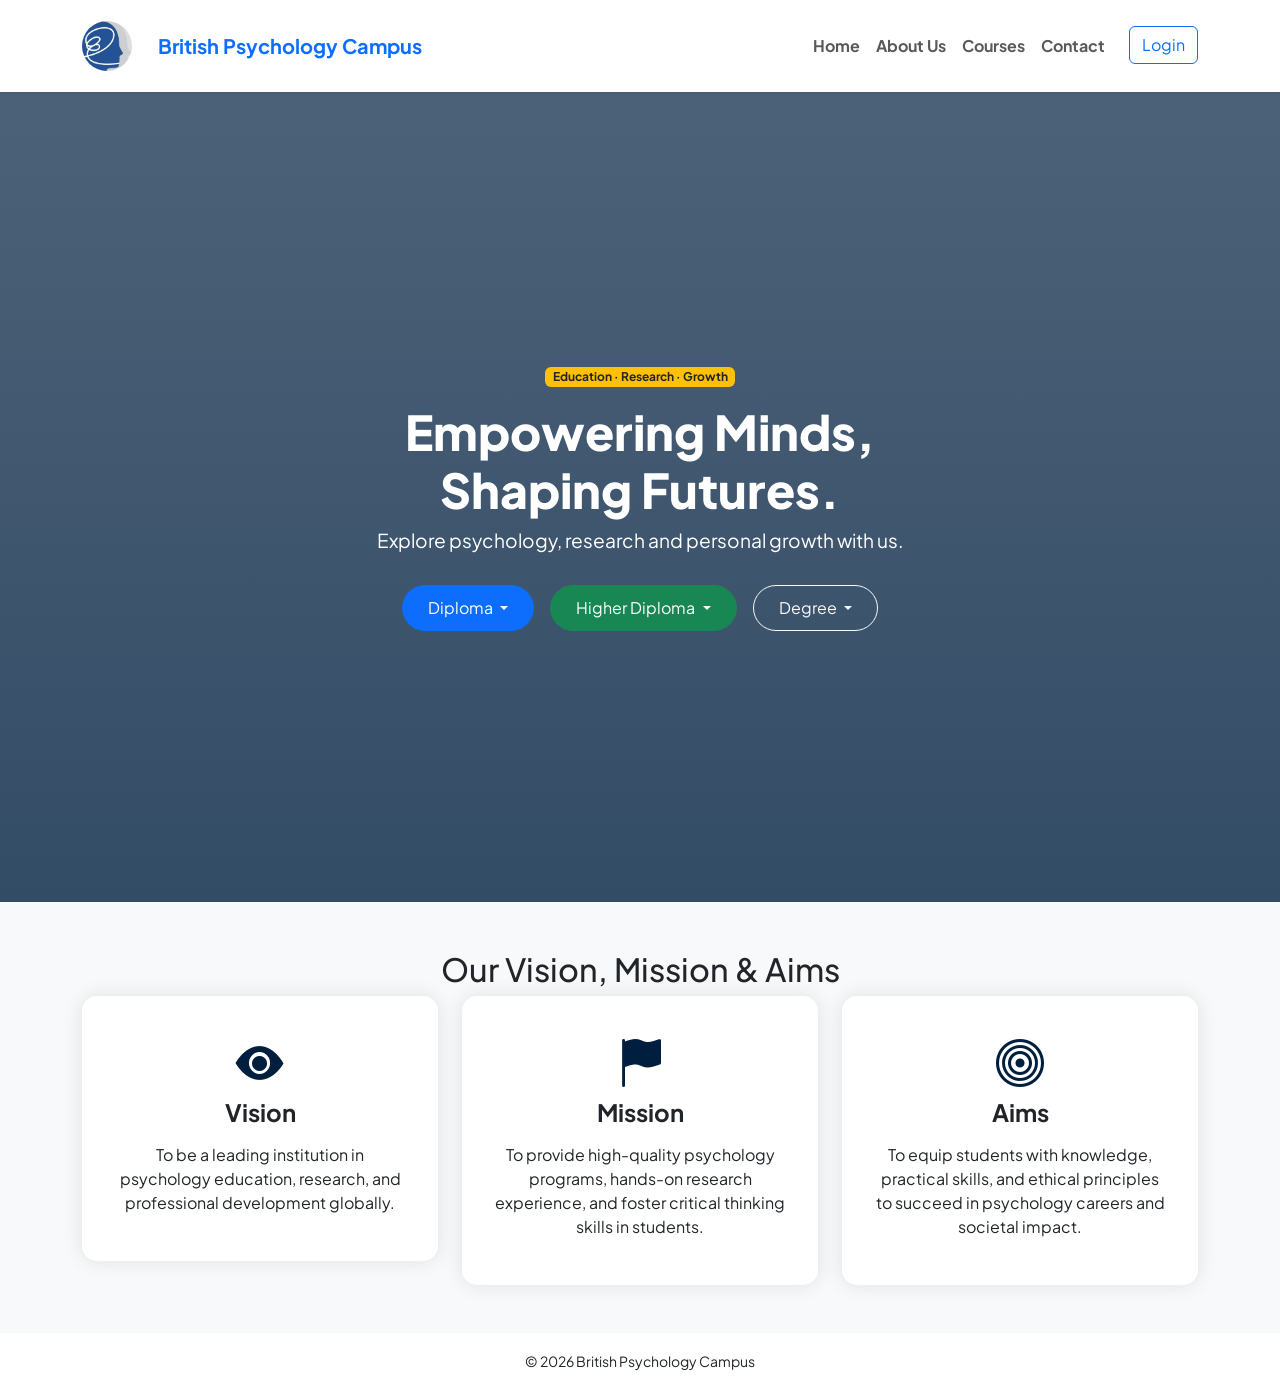
<file: BPC2/startbootstrap-personal-gh-pages/index.html>
<!doctype html>
<html lang="en">
  <head>
    <meta charset="utf-8" />
    <meta name="viewport" content="width=device-width, initial-scale=1" />
    <title>British Psychology Campus</title>

    <!-- Google Font -->
    <link
      href="https://fonts.googleapis.com/css2?family=Plus+Jakarta+Sans:wght@300;400;600;700;800&display=swap"
      rel="stylesheet"
    />

    <!-- Bootstrap -->
    <link
      href="https://cdn.jsdelivr.net/npm/bootstrap@5.2.3/dist/css/bootstrap.min.css"
      rel="stylesheet"
    />

    <!-- Icons -->
    <link
      href="https://cdn.jsdelivr.net/npm/bootstrap-icons@1.8.1/font/bootstrap-icons.css"
      rel="stylesheet"
    />

    <style>
      body {
        font-family: "Plus Jakarta Sans", sans-serif;
      }

      /* HERO SECTION */
      .hero {
        height: 90vh;
        background:
          linear-gradient(rgba(0, 31, 63, 0.7), rgba(0, 31, 63, 0.8)),
          url("https://images.pexels.com/photos/267885/pexels-photo-267885.jpeg");
        background-size: cover;
        background-position: center;
        display: flex;
        align-items: center;
        color: white;
        text-align: center;
      }

      .hero h1 {
        font-size: 3rem;
        font-weight: 800;
      }

      .hero p {
        font-size: 1.2rem;
        margin-bottom: 30px;
      }

      .btn-custom {
        border-radius: 50px;
        padding: 10px 25px;
      }
      /* Navbar logo */
.navbar-brand img {
    height: 50px;
    width: 50px;
    border-radius: 50%;
    object-fit: cover;
    margin-right: 10px;
}
/* Cards */
      .info-card {
        border-radius: 15px;
        transition: 0.3s;
        padding: 30px;
        text-align: center;
        background: #fff;
        box-shadow: 0 0 20px rgba(0, 0, 0, 0.1);
      }
      .info-card:hover {
        transform: translateY(-5px);
      }
      .info-card i {
        font-size: 3rem;
        color: #001f3f;
        margin-bottom: 15px;
      }
    </style>
  </head>

  <body>
    <!-- NAVBAR -->
    <nav class="navbar navbar-expand-lg navbar-light bg-white shadow-sm py-3">
      <div class="container">
        <a class="navbar-brand d-flex align-items-center" href="#">
        <img src="assets/logo.jpeg" alt="Campus Logo">
        <a class="navbar-brand fw-bold text-primary" href="#"
          >British Psychology Campus</a
        >

        <button
          class="navbar-toggler"
          data-bs-toggle="collapse"
          data-bs-target="#nav"
        >
          <span class="navbar-toggler-icon"></span>
        </button>

        <div class="collapse navbar-collapse" id="nav">
          <ul class="navbar-nav ms-auto fw-bold">
            <li class="nav-item"><a class="nav-link" href="index.html">Home</a></li>
            <li class="nav-item">
              <a class="nav-link" href="aboutus.html">About Us</a>
            </li>
            <li class="nav-item">
              <a class="nav-link" href="courses.html">Courses</a>
            </li>
            <li class="nav-item">
              <a class="nav-link" href="contact.html">Contact</a>
            </li>
            <li class="nav-item">
              <button
                class="btn btn-outline-primary ms-3"
                data-bs-toggle="modal"
                data-bs-target="#loginModal"
              >
                Login
              </button>
            </li>
          </ul>
        </div>
      </div>
    </nav>

    <!-- HERO SECTION -->
    <section class="hero">
      <div class="container">
        <span class="badge bg-warning text-dark mb-3">
          Education · Research · Growth
        </span>

        <h1>Empowering Minds,<br />Shaping Futures.</h1>

        <p>Explore psychology, research and personal growth with us.</p>

        <div class="d-flex justify-content-center gap-3 flex-wrap">
          <!-- Diploma -->
          <div class="dropdown">
            <button
              class="btn btn-primary btn-custom dropdown-toggle"
              data-bs-toggle="dropdown"
            >
              Diploma
            </button>
            <ul class="dropdown-menu">
              <li><a class="dropdown-item" href="#">Psychology Diploma</a></li>
              <li>
                <a class="dropdown-item" href="#">Child Development Diploma</a>
              </li>
            </ul>
          </div>

          <!-- Higher Diploma -->
          <div class="dropdown">
            <button
              class="btn btn-success btn-custom dropdown-toggle"
              data-bs-toggle="dropdown"
            >
              Higher Diploma
            </button>
            <ul class="dropdown-menu">
              <li><a class="dropdown-item" href="#">Clinical Psychology</a></li>
            </ul>
          </div>

          <!-- Degree -->
          <div class="dropdown">
            <button
              class="btn btn-outline-light btn-custom dropdown-toggle"
              data-bs-toggle="dropdown"
            >
              Degree
            </button>
            <ul class="dropdown-menu">
              <li><a class="dropdown-item" href="#">BSc Psychology</a></li>
            </ul>
          </div>
        </div>
      </div>
    </section>

    <!-- LOGIN MODAL -->
    <div class="modal fade" id="loginModal">
      <div class="modal-dialog modal-dialog-centered">
        <div class="modal-content rounded-4">
          <div class="modal-header bg-primary text-white">
            <h5 class="modal-title">Student Login</h5>
            <button
              class="btn-close btn-close-white"
              data-bs-dismiss="modal"
            ></button>
          </div>

          <div class="modal-body p-4">
            <form>
              <input
                class="form-control mb-3"
                type="email"
                placeholder="Email"
                required
              />
              <input
                class="form-control mb-3"
                type="password"
                placeholder="Password"
                required
              />
              <button class="btn btn-primary w-100">Login</button>
            </form>
          </div>
        </div>
      </div>
    </div>

    <!-- ABOUT INFO CARDS -->
    <section class="py-5 bg-light">
      <div class="container text-center">
        <h2 class="section-title">Our Vision, Mission & Aims</h2>
        <div class="row g-4">
          <!-- Vision -->
          <div class="col-md-4">
            <div class="info-card">
              <i class="bi bi-eye-fill"></i>
              <h4 class="fw-bold mb-3">Vision</h4>
              <p>
                To be a leading institution in psychology education, research,
                and professional development globally.
              </p>
            </div>
          </div>

          <!-- Mission -->
          <div class="col-md-4">
            <div class="info-card">
              <i class="bi bi-flag-fill"></i>
              <h4 class="fw-bold mb-3">Mission</h4>
              <p>
                To provide high-quality psychology programs, hands-on research
                experience, and foster critical thinking skills in students.
              </p>
            </div>
          </div>

          <!-- Aims -->
          <div class="col-md-4">
            <div class="info-card">
              <i class="bi bi-bullseye"></i>
              <h4 class="fw-bold mb-3">Aims</h4>
              <p>
                To equip students with knowledge, practical skills, and ethical
                principles to succeed in psychology careers and societal impact.
              </p>
            </div>
          </div>
        </div>
      </div>
    </section>


    <!-- FOOTER -->
    <footer class="bg-white text-center py-3">
      <small>© 2026 British Psychology Campus</small>
    </footer>

    <!-- JS -->
    <script src="https://cdn.jsdelivr.net/npm/bootstrap@5.2.3/dist/js/bootstrap.bundle.min.js"></script>
  </body>
</html>
</file>
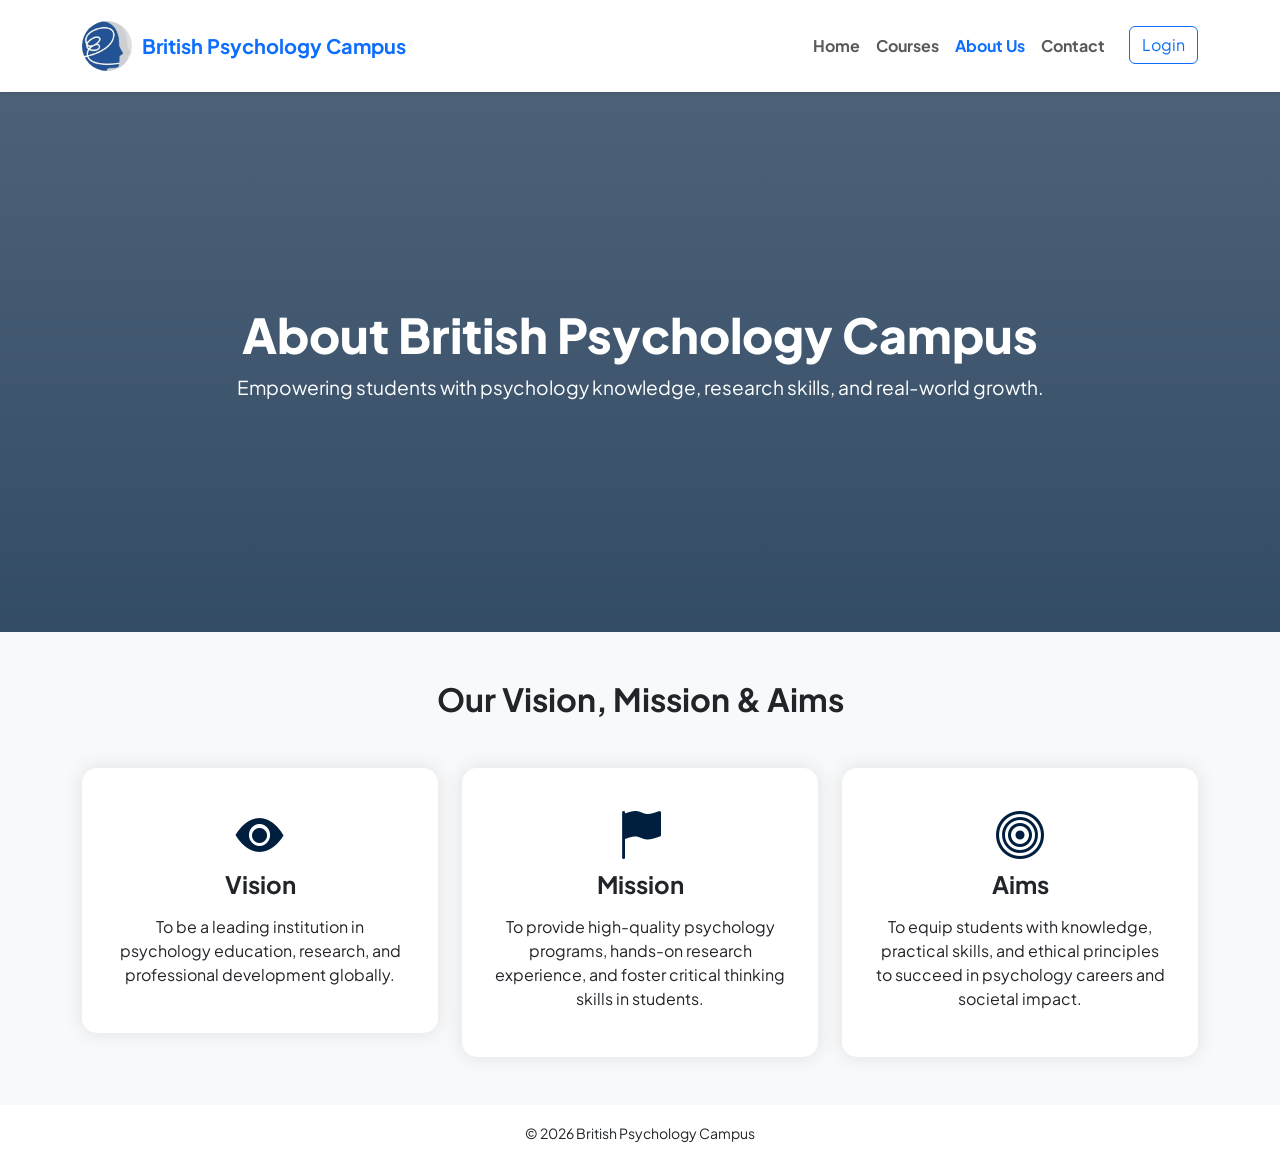
<file: BPC2/startbootstrap-personal-gh-pages/aboutus.html>
<!doctype html>
<html lang="en">
  <head>
    <meta charset="utf-8" />
    <meta name="viewport" content="width=device-width, initial-scale=1" />
    <title>About Us | British Psychology Campus</title>

    <!-- Google Font -->
    <link
      href="https://fonts.googleapis.com/css2?family=Plus+Jakarta+Sans:wght@300;400;600;700;800&display=swap"
      rel="stylesheet"
    />

    <!-- Bootstrap -->
    <link
      href="https://cdn.jsdelivr.net/npm/bootstrap@5.2.3/dist/css/bootstrap.min.css"
      rel="stylesheet"
    />

    <!-- Icons -->
    <link
      href="https://cdn.jsdelivr.net/npm/bootstrap-icons@1.8.1/font/bootstrap-icons.css"
      rel="stylesheet"
    />

    <style>
      body {
        font-family: "Plus Jakarta Sans", sans-serif;
      }

      /* HERO SECTION */
      .hero {
        height: 60vh;
        background:
          linear-gradient(rgba(0, 31, 63, 0.7), rgba(0, 31, 63, 0.8)),
          url("https://images.pexels.com/photos/267885/pexels-photo-267885.jpeg");
        background-size: cover;
        background-position: center;
        display: flex;
        align-items: center;
        justify-content: center;
        color: white;
        text-align: center;
      }
      .hero h1 {
        font-size: 3rem;
        font-weight: 800;
      }
      .hero p {
        font-size: 1.2rem;
        margin-top: 10px;
      }

      /* Navbar logo */
      .navbar-brand img {
        height: 50px;
        width: 50px;
        border-radius: 50%;
        object-fit: cover;
        margin-right: 10px;
      }

      /* Cards */
      .info-card {
        border-radius: 15px;
        transition: 0.3s;
        padding: 30px;
        text-align: center;
        background: #fff;
        box-shadow: 0 0 20px rgba(0, 0, 0, 0.1);
      }
      .info-card:hover {
        transform: translateY(-5px);
      }
      .info-card i {
        font-size: 3rem;
        color: #001f3f;
        margin-bottom: 15px;
      }

      /* Section spacing */
      .section-title {
        margin-bottom: 50px;
        font-weight: 700;
      }
    </style>
  </head>

  <body>
    <!-- NAVBAR -->
    <nav class="navbar navbar-expand-lg navbar-light bg-white shadow-sm py-3">
      <div class="container">
        <a class="navbar-brand d-flex align-items-center" href="#">
          <img src="assets/logo.jpeg" alt="Campus Logo" />
          <span class="fw-bold text-primary">British Psychology Campus</span>
        </a>
        <button
          class="navbar-toggler"
          type="button"
          data-bs-toggle="collapse"
          data-bs-target="#nav"
        >
          <span class="navbar-toggler-icon"></span>
        </button>
        <div class="collapse navbar-collapse" id="nav">
          <ul class="navbar-nav ms-auto fw-bold">
            <li class="nav-item">
              <a class="nav-link" href="index.html">Home</a>
            </li>

            <li class="nav-item">
              <a class="nav-link" href="courses.html">Courses</a>
            </li>
            <li class="nav-item">
              <a class="nav-link active text-primary" href="about.html"
                >About Us</a
              >
            </li>
            <li class="nav-item">
              <a class="nav-link" href="contact.html">Contact</a>
            </li>
            <li class="nav-item">
              <button
                class="btn btn-outline-primary ms-3"
                data-bs-toggle="modal"
                data-bs-target="#loginModal"
              >
                Login
              </button>
            </li>
          </ul>
        </div>
      </div>
    </nav>

    <!-- HERO SECTION -->
    <section class="hero">
      <div class="container">
        <h1>About British Psychology Campus</h1>
        <p>
          Empowering students with psychology knowledge, research skills, and
          real-world growth.
        </p>
      </div>
    </section>

    <!-- ABOUT INFO CARDS -->
    <section class="py-5 bg-light">
      <div class="container text-center">
        <h2 class="section-title">Our Vision, Mission & Aims</h2>
        <div class="row g-4">
          <!-- Vision -->
          <div class="col-md-4">
            <div class="info-card">
              <i class="bi bi-eye-fill"></i>
              <h4 class="fw-bold mb-3">Vision</h4>
              <p>
                To be a leading institution in psychology education, research,
                and professional development globally.
              </p>
            </div>
          </div>

          <!-- Mission -->
          <div class="col-md-4">
            <div class="info-card">
              <i class="bi bi-flag-fill"></i>
              <h4 class="fw-bold mb-3">Mission</h4>
              <p>
                To provide high-quality psychology programs, hands-on research
                experience, and foster critical thinking skills in students.
              </p>
            </div>
          </div>

          <!-- Aims -->
          <div class="col-md-4">
            <div class="info-card">
              <i class="bi bi-bullseye"></i>
              <h4 class="fw-bold mb-3">Aims</h4>
              <p>
                To equip students with knowledge, practical skills, and ethical
                principles to succeed in psychology careers and societal impact.
              </p>
            </div>
          </div>
        </div>
      </div>
    </section>

    <!-- FOOTER -->
    <footer class="bg-white text-center py-3">
      <small>© 2026 British Psychology Campus</small>
    </footer>

    <!-- Bootstrap JS -->
    <script src="https://cdn.jsdelivr.net/npm/bootstrap@5.2.3/dist/js/bootstrap.bundle.min.js"></script>
  </body>
</html>
</file>
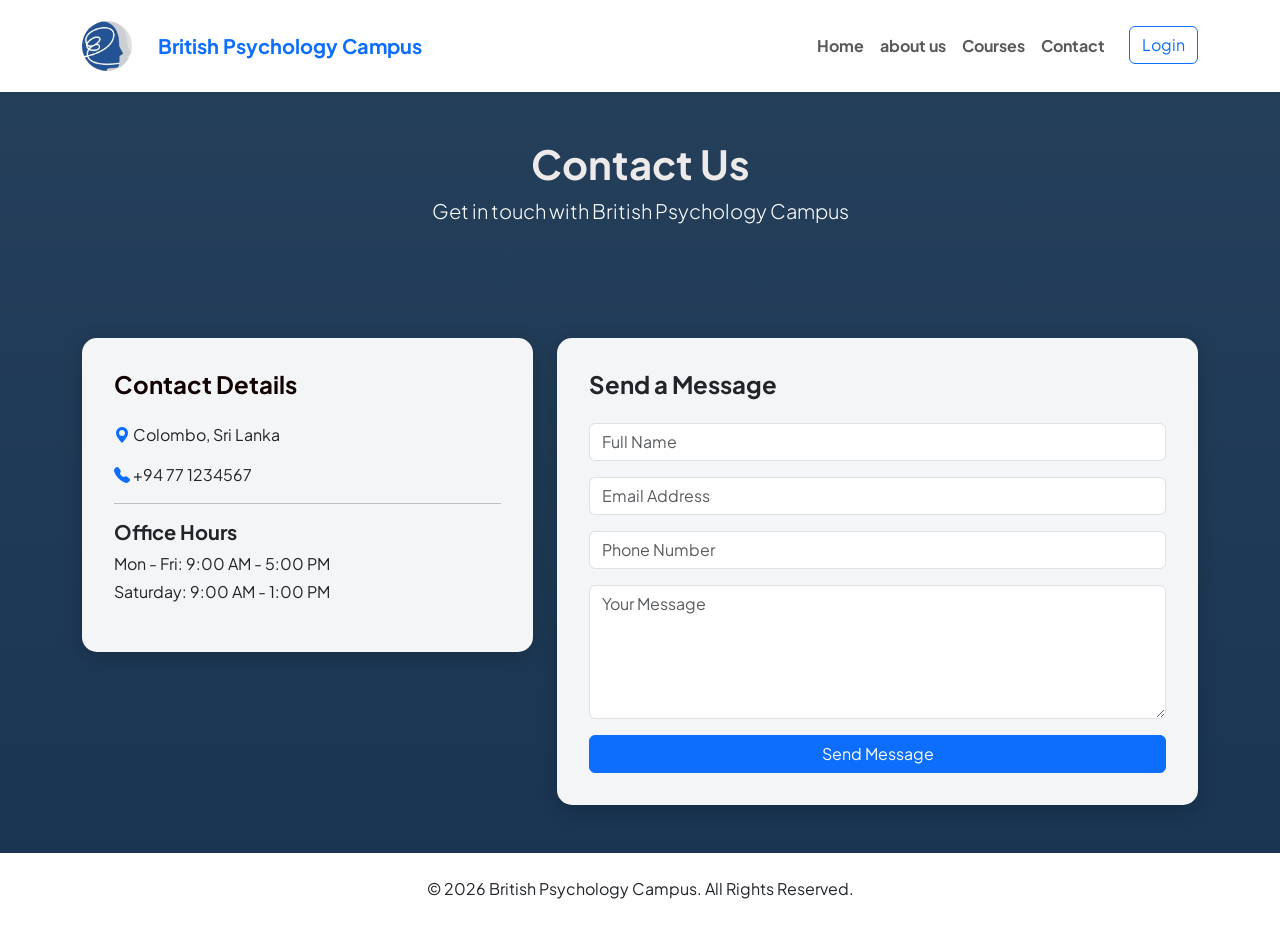
<file: BPC2/startbootstrap-personal-gh-pages/contact.html>
<!doctype html>
<html lang="en">
  <head>
    <meta charset="utf-8" />
    <meta name="viewport" content="width=device-width, initial-scale=1" />
    <title>Contact | British Psychology Campus</title>

    <!-- Google Fonts -->
    <link
      href="https://fonts.googleapis.com/css2?family=Plus+Jakarta+Sans:wght@300;400;600;700;800&display=swap"
      rel="stylesheet"
    />

    <!-- Bootstrap -->
    <link
      href="https://cdn.jsdelivr.net/npm/bootstrap@5.2.3/dist/css/bootstrap.min.css"
      rel="stylesheet"
    />
    <link
      href="https://cdn.jsdelivr.net/npm/bootstrap-icons@1.8.1/font/bootstrap-icons.css"
      rel="stylesheet"
    />

    <style>
      body {
        font-family: "Plus Jakarta Sans", sans-serif;
      }

      /* Background */
      .contact-bg {
        background:
          linear-gradient(rgba(0, 31, 63, 0.85), rgba(0, 31, 63, 0.9)),
          url("https://images.pexels.com/photos/3183150/pexels-photo-3183150.jpeg");
        background-size: cover;
        background-position: center;
        background-attachment: fixed;
        min-height: 100vh;
      }

      /* Navbar Links */
      .navbar .nav-link.active {
        color: #ffd700 !important; /* Gold highlight */
      }

      /* Section Titles */
      h1{
        color: rgb(239, 234, 234);
      }
      h4 {
        color: rgb(17, 1, 1);
      }

      /* Card Styling */
      .contact-card {
        background: rgba(255, 255, 255, 0.95);
        border-radius: 15px;
        padding: 2rem;
        box-shadow: 0 4px 20px rgba(0, 0, 0, 0.2);
      }

      /* Map */
      .map-responsive {
        overflow: hidden;
        padding-bottom: 56.25%;
        position: relative;
        height: 0;
      }
      .map-responsive iframe {
        left: 0;
        top: 0;
        height: 100%;
        width: 100%;
        position: absolute;
        border-radius: 15px;
      }
      .navbar-brand img {
    height: 50px;
    width: 50px;
    border-radius: 50%;
    object-fit: cover;
    margin-right: 10px;
}
    </style>
  </head>

  <body class="contact-bg">
    <!-- Navbar -->
    <nav class="navbar navbar-expand-lg navbar-light bg-white shadow-sm py-3">
      <div class="container">
        <a class="navbar-brand d-flex align-items-center" href="#">
        <img src="assets/logo.jpeg" alt="Campus Logo">
        <a class="navbar-brand fw-bold text-primary" href="#"
          >British Psychology Campus</a
        >

        <button
          class="navbar-toggler"
          data-bs-toggle="collapse"
          data-bs-target="#nav"
        >
          <span class="navbar-toggler-icon"></span>
        </button>

        <div class="collapse navbar-collapse" id="nav">
          <ul class="navbar-nav ms-auto fw-bold">
            <li class="nav-item"><a class="nav-link" href="index.html">Home</a></li>
            <li class="nav-item">
              <a class="nav-link" href="aboutus.html">about us</a>
            </li>
            <li class="nav-item">
              <a class="nav-link" href="courses.html">Courses</a>
            </li>
            <li class="nav-item">
              <a class="nav-link" href="contact.html">Contact</a>
            </li>
            <li class="nav-item">
              <button
                class="btn btn-outline-primary ms-3"
                data-bs-toggle="modal"
                data-bs-target="#loginModal"
              >
                Login
              </button>
            </li>
          </ul>
        </div>
      </div>
    </nav>

    <!-- Page Header -->
    <header class="py-5 text-center">
      <div class="container">
        <h1 class="fw-bolder">Contact Us</h1>
        <p class="lead text-white">
          Get in touch with British Psychology Campus
        </p>
      </div>
    </header>

    <!-- Contact Section -->
    <section class="py-5">
      <div class="container">
        <div class="row g-4">
          <!-- Left: Contact Details -->
          <div class="col-lg-5">
            <div class="contact-card text-dark">
              <h4 class="fw-bold mb-4">Contact Details</h4>
              <p>
                <i class="bi bi-geo-alt-fill text-primary"></i> Colombo, Sri
                Lanka
              </p>
              <p>
                <i class="bi bi-telephone-fill text-primary"></i> +94 77 1234567
              </p>
              
              <hr />
              <h5 class="fw-bold">Office Hours</h5>
              <p class="mb-1">Mon - Fri: 9:00 AM - 5:00 PM</p>
              <p>Saturday: 9:00 AM - 1:00 PM</p>
            </div>
          </div>

          <!-- Right: Contact Form + Map -->
          <div class="col-lg-7">
            <div class="contact-card">
              <h4 class="fw-bold mb-4 text-dark">Send a Message</h4>
              <form>
                <div class="mb-3">
                  <input
                    type="text"
                    class="form-control"
                    placeholder="Full Name"
                    required
                  />
                </div>
                <div class="mb-3">
                  <input
                    type="email"
                    class="form-control"
                    placeholder="Email Address"
                    required
                  />
                </div>
                <div class="mb-3">
                  <input
                    type="tel"
                    class="form-control"
                    placeholder="Phone Number"
                    required
                  />
                </div>
                <div class="mb-3">
                  <textarea
                    class="form-control"
                    rows="5"
                    placeholder="Your Message"
                    required
                  ></textarea>
                </div>
                <button type="submit" class="btn btn-primary w-100">
                  Send Message
                </button>
              </form>
            </div>
          </div>
        </div>
      </div>
    </section>

    <!-- Footer -->
    <footer class="bg-white py-4 mt-auto">
      <div class="container text-center">
        <p class="mb-0">
          © 2026 British Psychology Campus. All Rights Reserved.
        </p>
      </div>
    </footer>

    <!-- Bootstrap JS -->
    <script src="https://cdn.jsdelivr.net/npm/bootstrap@5.2.3/dist/js/bootstrap.bundle.min.js"></script>
  </body>
</html>
</file>
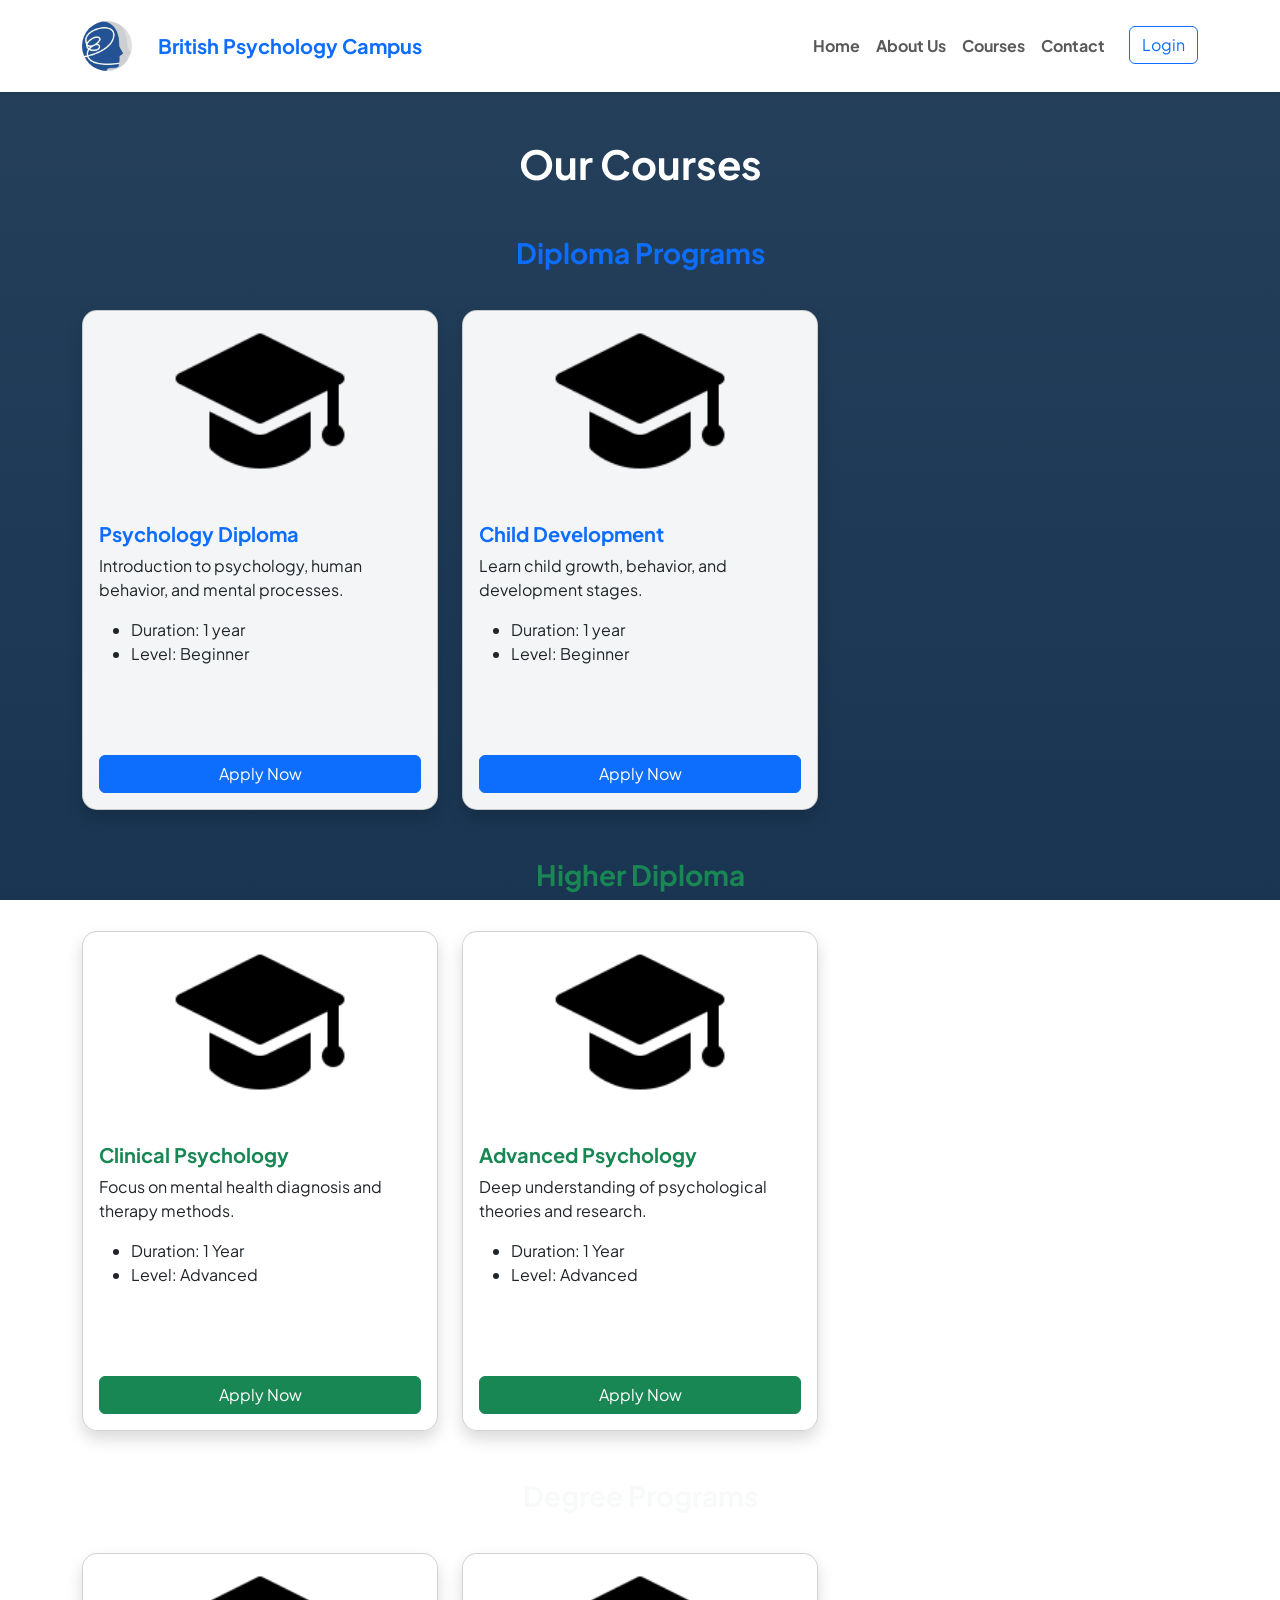
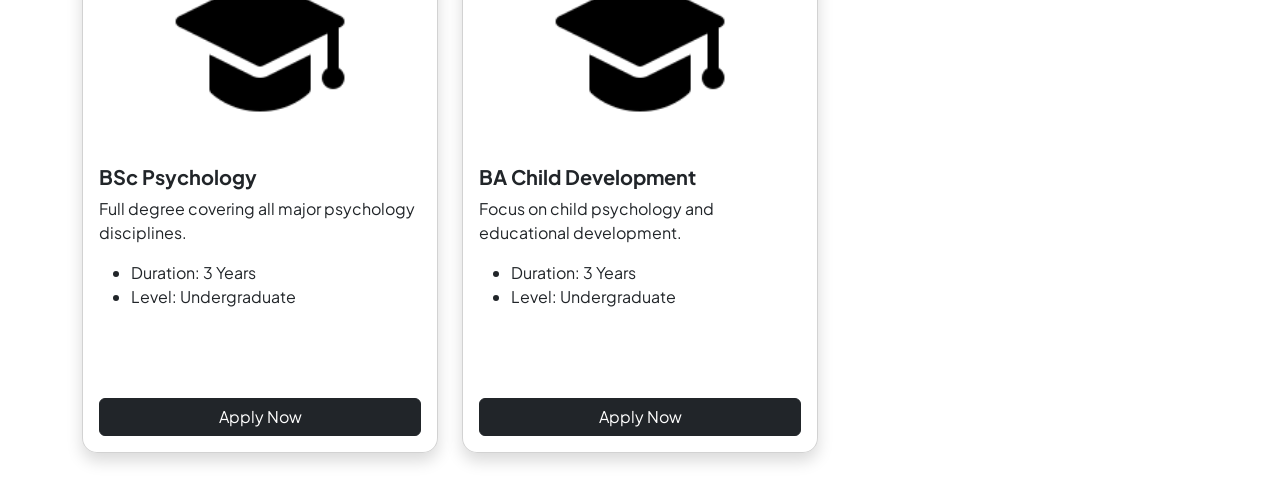
<file: BPC2/startbootstrap-personal-gh-pages/courses.html>
<!doctype html>
<html lang="en">
  <head>
    <meta charset="utf-8" />
    <meta name="viewport" content="width=device-width, initial-scale=1" />
    <title>Courses | British Psychology Campus</title>

    <!-- Bootstrap -->
    <link
      href="https://cdn.jsdelivr.net/npm/bootstrap@5.2.3/dist/css/bootstrap.min.css"
      rel="stylesheet"
    />
    <link
      href="https://cdn.jsdelivr.net/npm/bootstrap-icons@1.8.1/font/bootstrap-icons.css"
      rel="stylesheet"
    />

    <!-- Google Font -->
    <link
      href="https://fonts.googleapis.com/css2?family=Plus+Jakarta+Sans:wght@300;400;600;700;800&display=swap"
      rel="stylesheet"
    />

    <style>
      body {
        font-family: "Plus Jakarta Sans", sans-serif;
      }

      /* BACKGROUND */
      .courses-bg {
        background:
          linear-gradient(rgba(0, 31, 63, 0.85), rgba(0, 31, 63, 0.9)),
          url("https://images.pexels.com/photos/1181396/pexels-photo-1181396.jpeg");
        background-size: cover;
        background-position: center;
        background-attachment: fixed;
      }

      /* TEXT */
      .courses-bg h1,
      .courses-bg h3 {
        color: white;
      }

      /* CARD DESIGN */
      .course-card {
        background: rgba(255, 255, 255, 0.95);
        border-radius: 15px;
        transition: 0.3s;
        min-height: 500px; /* taller cards */
        display: flex;
        flex-direction: column;
      }

      .course-card img {
        border-top-left-radius: 15px;
        border-top-right-radius: 15px;
        height: 200px;
        object-fit: cover;
      }

      .course-card .card-body {
        flex: 1;
        display: flex;
        flex-direction: column;
      }

      .course-card:hover {
        transform: translateY(-8px);
      }

      /* BUTTON */
      .course-card .btn {
        margin-top: auto; /* push button to bottom */
      }

      /* TITLE */
      .section-title {
        text-align: center;
        margin-bottom: 40px;
        font-weight: 700;
      }
      .navbar-brand img {
    height: 50px;
    width: 50px;
    border-radius: 50%;
    object-fit: cover;
    margin-right: 10px;
}
.course-card img {
    height: 180px;           
    object-fit: cover;       
    width: 50%;              
    display: block;          
    margin: 0 auto 15px;    
      border-radius: 10px;
    }
    </style>
  </head>

  <body class="courses-bg">
    <!-- NAVBAR -->
    
    <nav class="navbar navbar-expand-lg navbar-light bg-white shadow-sm py-3">
      <div class="container">
        <a class="navbar-brand d-flex align-items-center" href="#">
        <img src="assets/logo.jpeg" alt="Campus Logo">
        <a class="navbar-brand fw-bold text-primary" href="#"
          >British Psychology Campus</a
        >

        <button
          class="navbar-toggler"
          data-bs-toggle="collapse"
          data-bs-target="#nav"
        >
          <span class="navbar-toggler-icon"></span>
        </button>

        <div class="collapse navbar-collapse" id="nav">
          <ul class="navbar-nav ms-auto fw-bold">
            <li class="nav-item"><a class="nav-link" href="index.html">Home</a></li>
            <li class="nav-item">
              <a class="nav-link" href="aboutus.html">About Us</a>
            </li>
            <li class="nav-item">
              <a class="nav-link" href="courses.html">Courses</a>
            </li>
            <li class="nav-item">
              <a class="nav-link" href="contact.html">Contact</a>
            </li>
            <li class="nav-item">
              <button
                class="btn btn-outline-primary ms-3"
                data-bs-toggle="modal"
                data-bs-target="#loginModal"
              >
                Login
              </button>
            </li>
          </ul>
        </div>
      </div>
    </nav>

    <!-- CONTENT -->
    <div class="container py-5">
      <h1 class="text-center fw-bold mb-5">Our Courses</h1>

      <!-- DIPLOMA -->
      <h3 class="section-title text-primary">Diploma Programs</h3>
      <div class="row g-4">
        <div class="col-md-4">
          <div class="card course-card shadow h-100">
           <img src="assets/degree.png" alt="">
            <div class="card-body">
              <h5 class="fw-bold text-primary">Psychology Diploma</h5>
              <p>
                Introduction to psychology, human behavior, and mental
                processes.
              </p>
              <ul>
                <li>Duration: 1 year</li>
                <li>Level: Beginner</li>
              </ul>
              <button
                class="btn btn-primary w-100 apply-btn"
                data-course="Psychology Diploma"
                data-bs-toggle="modal"
                data-bs-target="#applyModal"
              >
                Apply Now
              </button>
            </div>
          </div>
        </div>

        <div class="col-md-4">
          <div class="card course-card shadow h-100">
          <img src="assets/degree.png" alt="">
            <div class="card-body">
              <h5 class="fw-bold text-primary">Child Development</h5>
              <p>Learn child growth, behavior, and development stages.</p>
              <ul>
                <li>Duration: 1 year</li>
                <li>Level: Beginner</li>
              </ul>
              <button
                class="btn btn-primary w-100 apply-btn"
                data-course="Child Development Diploma"
                data-bs-toggle="modal"
                data-bs-target="#applyModal"
              >
                Apply Now
              </button>
            </div>
          </div>
        </div>
      </div>

      <!-- HIGHER DIPLOMA -->
      <h3 class="section-title text-success mt-5">Higher Diploma</h3>
      <div class="row g-4">
        <div class="col-md-4">
          <div class="card course-card shadow h-100">
           <img src="assets/degree.png" alt="">
            <div class="card-body">
              <h5 class="fw-bold text-success">Clinical Psychology</h5>
              <p>Focus on mental health diagnosis and therapy methods.</p>
              <ul>
                <li>Duration: 1 Year</li>
                <li>Level: Advanced</li>
              </ul>
              <button
                class="btn btn-success w-100 apply-btn"
                data-course="Clinical Psychology"
                data-bs-toggle="modal"
                data-bs-target="#applyModal"
              >
                Apply Now
              </button>
            </div>
          </div>
        </div>

        <div class="col-md-4">
          <div class="card course-card shadow h-100">
          <img src="assets/degree.png" alt="">
            <div class="card-body">
              <h5 class="fw-bold text-success">Advanced Psychology</h5>
              <p>Deep understanding of psychological theories and research.</p>
              <ul>
                <li>Duration: 1 Year</li>
                <li>Level: Advanced</li>
              </ul>
              <button
                class="btn btn-success w-100 apply-btn"
                data-course="Advanced Psychology"
                data-bs-toggle="modal"
                data-bs-target="#applyModal"
              >
                Apply Now
              </button>
            </div>
          </div>
        </div>
      </div>

      <!-- DEGREE -->
      <h3 class="section-title text-light mt-5">Degree Programs</h3>
      <div class="row g-4">
        <div class="col-md-4">
          <div class="card course-card shadow h-100">
            <img src="assets/degree.png" alt="">
            <div class="card-body">
              <h5 class="fw-bold">BSc Psychology</h5>
              <p>Full degree covering all major psychology disciplines.</p>
              <ul>
                <li>Duration: 3 Years</li>
                <li>Level: Undergraduate</li>
              </ul>
              <button
                class="btn btn-dark w-100 apply-btn"
                data-course="BSc Psychology"
                data-bs-toggle="modal"
                data-bs-target="#applyModal"
              >
                Apply Now
              </button>
            </div>
          </div>
        </div>

        <div class="col-md-4">
          <div class="card course-card shadow h-100">
            <img src="assets/degree.png" alt="">
            <div class="card-body">
              <h5 class="fw-bold">BA Child Development</h5>
              <p>Focus on child psychology and educational development.</p>
              <ul>
                <li>Duration: 3 Years</li>
                <li>Level: Undergraduate</li>
              </ul>
              <button
                class="btn btn-dark w-100 apply-btn"
                data-course="BA Child Development"
                data-bs-toggle="modal"
                data-bs-target="#applyModal"
              >
                Apply Now
              </button>
            </div>
          </div>
        </div>
      </div>
    </div>

    <!-- APPLY MODAL -->
    <div class="modal fade" id="applyModal">
      <div class="modal-dialog modal-dialog-centered">
        <div class="modal-content rounded-4">
          <div class="modal-header bg-primary text-white">
            <h5 class="modal-title">Student Application</h5>
            <button
              class="btn-close btn-close-white"
              data-bs-dismiss="modal"
            ></button>
          </div>
          <div class="modal-body">
            <form>
              <input
                type="text"
                class="form-control mb-3"
                placeholder="Full Name"
                required
              />
              <input
                type="email"
                class="form-control mb-3"
                placeholder="Email"
                required
              />
              <input
                type="text"
                class="form-control mb-3"
                placeholder="Phone"
                required
              />
              <input
                type="text"
                id="selectedCourse"
                class="form-control mb-3"
                readonly
              />
              <button class="btn btn-primary w-100">Submit Application</button>
            </form>
          </div>
        </div>
      </div>
    </div>

    <!-- JS -->
    <script src="https://cdn.jsdelivr.net/npm/bootstrap@5.2.3/dist/js/bootstrap.bundle.min.js"></script>
    <script>
      document.querySelectorAll(".apply-btn").forEach((btn) => {
        btn.addEventListener("click", function () {
          document.getElementById("selectedCourse").value =
            this.getAttribute("data-course");
        });
      });
    </script>
  </body>
</html>
</file>
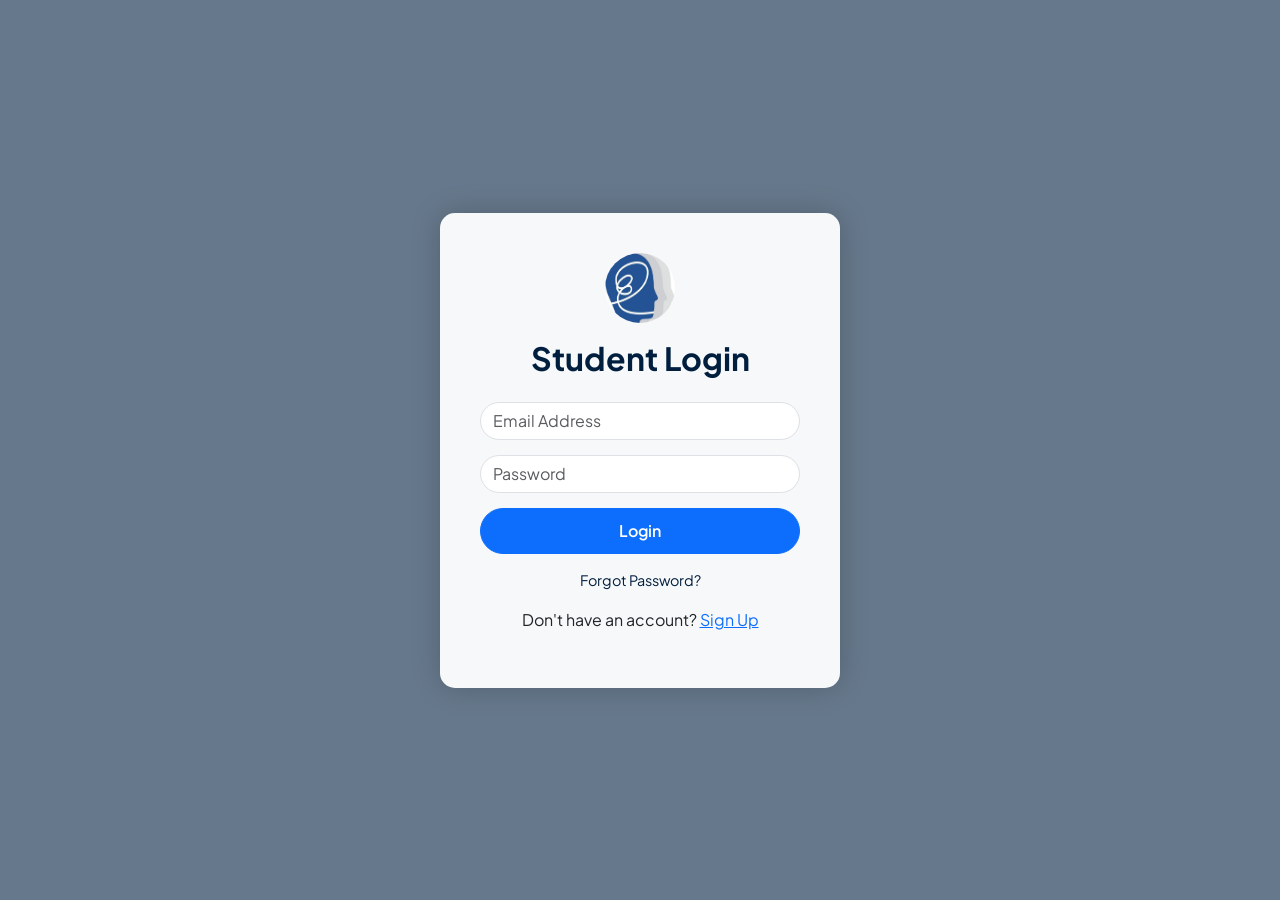
<file: BPC2/startbootstrap-personal-gh-pages/Login.html>
<!doctype html>
<html lang="en">
  <head>
    <meta charset="utf-8" />
    <meta name="viewport" content="width=device-width, initial-scale=1" />
    <title>Login | British Psychology Campus</title>

    <!-- Google Font -->
    <link
      href="https://fonts.googleapis.com/css2?family=Plus+Jakarta+Sans:wght@300;400;600;700;800&display=swap"
      rel="stylesheet"
    />

    <!-- Bootstrap -->
    <link
      href="https://cdn.jsdelivr.net/npm/bootstrap@5.2.3/dist/css/bootstrap.min.css"
      rel="stylesheet"
    />

    <!-- Icons -->
    <link
      href="https://cdn.jsdelivr.net/npm/bootstrap-icons@1.8.1/font/bootstrap-icons.css"
      rel="stylesheet"
    />

    <style>
      body {
        font-family: "Plus Jakarta Sans", sans-serif;
        background:
          linear-gradient(rgba(0, 31, 63, 0.6), rgba(0, 31, 63, 0.6)),
          url("https://images.pexels.com/photos/267885/pexels-photo-267885.jpeg");
        background-size: cover;
        background-position: center;
        height: 100vh;
        display: flex;
        justify-content: center;
        align-items: center;
      }

      .login-card {
        background: rgba(255, 255, 255, 0.95);
        padding: 40px;
        border-radius: 15px;
        box-shadow: 0 0 30px rgba(0, 0, 0, 0.2);
        max-width: 400px;
        width: 100%;
        text-align: center;
      }

      .login-card h2 {
        font-weight: 700;
        margin-bottom: 25px;
        color: #001f3f;
      }

      .login-card .form-control {
        border-radius: 50px;
        margin-bottom: 15px;
      }

      .login-card .btn-primary {
        border-radius: 50px;
        padding: 10px;
        font-weight: 600;
      }

      .login-card .forgot-password {
        font-size: 0.9rem;
        color: #001f3f;
        text-decoration: none;
      }

      .login-card .forgot-password:hover {
        text-decoration: underline;
      }
    </style>
  </head>

  <body>
    <div class="login-card">
      <img
        src="assets/logo.jpeg"
        alt="Campus Logo"
        class="mb-3"
        style="width: 70px; height: 70px; border-radius: 50%"
      />
      <h2>Student Login</h2>
      <form>
        <input
          type="email"
          class="form-control"
          placeholder="Email Address"
          required
        />
        <input
          type="password"
          class="form-control"
          placeholder="Password"
          required
        />
        <button type="submit" class="btn btn-primary w-100">Login</button>
        <a href="#" class="forgot-password d-block mt-3">Forgot Password?</a>
      </form>
      <p class="mt-3">
        Don't have an account? <a href="register.html">Sign Up</a>
      </p>
    </div>

    <!-- Bootstrap JS -->
    <script src="https://cdn.jsdelivr.net/npm/bootstrap@5.2.3/dist/js/bootstrap.bundle.min.js"></script>
  </body>
</html>
</file>
